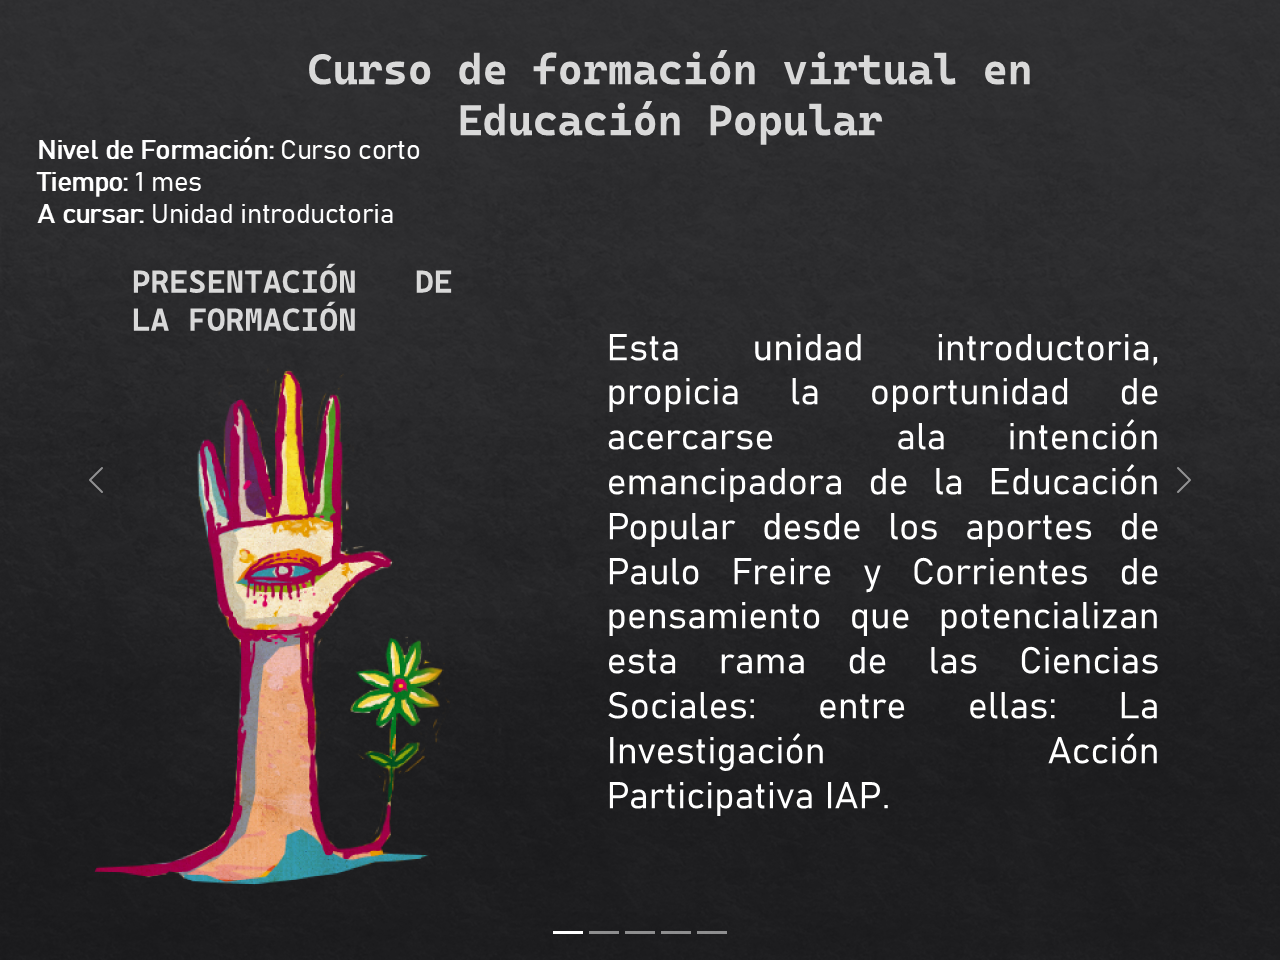
<file: index.html>
<!doctype html>
<html lang="es">
  <head>
    <meta charset="UTF-8" />
    <meta name="viewport" content="width=device-width, initial-scale=1.0" />
    <title>Educación Popular</title>
    <link
      rel="stylesheet"
      href="https://cdn.jsdelivr.net/npm/bootstrap@5.3.3/dist/css/bootstrap.min.css"
      integrity="sha384-QWTKZyjpPEjISv5WaRU9OFeRpok6YctnYmDr5pNlyT2bRjXh0JMhjY6hW+ALEwIH"
      crossorigin="anonymous"
    />
  </head>
  <body>
    <div
      id="carouselExampleIndicators"
      class="carousel slide"
      data-bs-ride="carousel"
    >
      <div class="carousel-indicators">
        <button type="button" data-bs-target="#carouselExampleIndicators" data-bs-slide-to="0" class="active" aria-current="true" aria-label="Slide 1"></button>
        <button type="button" data-bs-target="#carouselExampleIndicators" data-bs-slide-to="1" aria-label="Slide 2"></button>
        <button type="button" data-bs-target="#carouselExampleIndicators" data-bs-slide-to="2" aria-label="Slide 3"></button>
        <button type="button" data-bs-target="#carouselExampleIndicators" data-bs-slide-to="3" aria-label="Slide 4"></button>
        <button type="button" data-bs-target="#carouselExampleIndicators" data-bs-slide-to="4" aria-label="Slide 5"></button>
      </div>

      <div class="carousel-inner">
        <div class="carousel-item active">
          <img src="Diapositiva1.PNG" class="d-block w-100" alt="Primera" />
        </div>
        <div class="carousel-item">
          <img src="Diapositiva2.PNG" class="d-block w-100" alt="Segunda" />
        </div>
        <div class="carousel-item">
          <img src="Diapositiva3.PNG" class="d-block w-100" alt="Tercera" />
        </div>
        <div class="carousel-item">
          <img src="Diapositiva4.PNG" class="d-block w-100" alt="Cuarta" />
        </div>
        <div class="carousel-item">
          <img src="Diapositiva5.PNG" class="d-block w-100" alt="Quinta" />
        </div>
      </div>

      <button class="carousel-control-prev" type="button" data-bs-target="#carouselExampleIndicators" data-bs-slide="prev">
        <span class="carousel-control-prev-icon" aria-hidden="true"></span>
        <span class="visually-hidden">Anterior</span>
      </button>

      <button class="carousel-control-next" type="button" data-bs-target="#carouselExampleIndicators" data-bs-slide="next">
        <span class="carousel-control-next-icon" aria-hidden="true"></span>
        <span class="visually-hidden">Siguiente</span>
      </button>
    </div>

  <script src="https://cdnjs.cloudflare.com/ajax/libs/bootstrap/5.3.3/js/bootstrap.bundle.min.js"></script>
  </body>
</html>
</file>
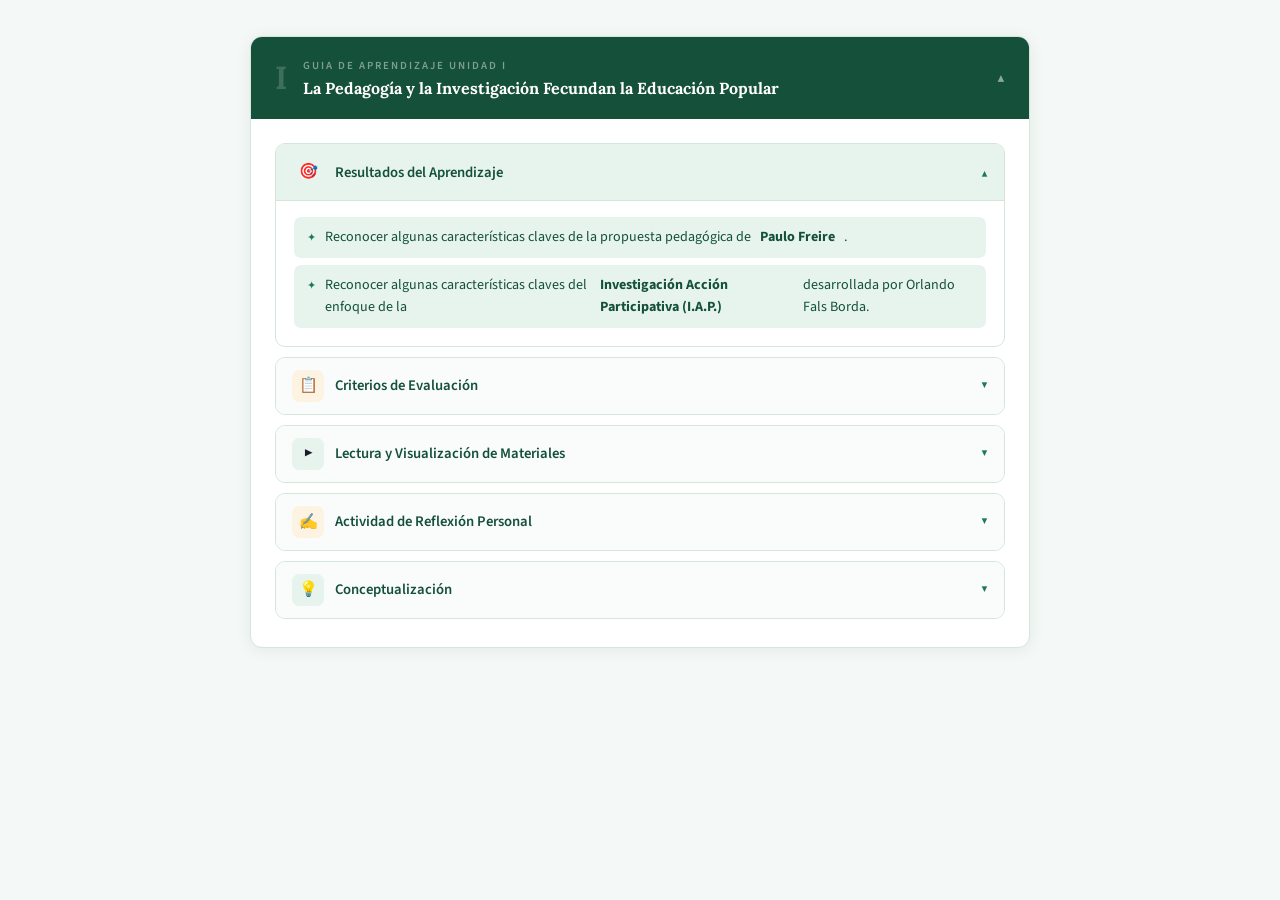
<file: unidadI.html>
<!doctype html>
<html lang="es">
  <head>
    <meta charset="UTF-8" />
    <meta name="viewport" content="width=device-width, initial-scale=1.0" />
    <title>Guía de Aprendizaje unidad 1</title>
    <link rel="stylesheet" href="styles.css" />
  </head>
  <body>
    <main class="pagina">
<!-- ══════════════════════════════════════
       UNIDAD I
  ═══════════════════════════════════════ -->
      <div class="unidad abierta" id="u1">
        <div class="unidad-header" onclick="toggleUnidad('u1')">
          <div class="unidad-num">I</div>
          <div class="unidad-info">
            <span class="label">Guia de aprendizaje unidad I</span>
            <h2>
              La Pedagogía y la Investigación Fecundan la Educación Popular
            </h2>
          </div>
          <span class="unidad-chevron">▼</span>
        </div>

        <div class="unidad-body">
          <div class="unidad-body-inner">
            <!-- Resultados -->
            <div class="bloque abierto">
              <div class="bloque-header" onclick="toggleBloque(this)">
                <div class="bloque-icon bi-v">🎯</div>
                <h3>Resultados del Aprendizaje</h3>
                <span class="bloque-chevron">▼</span>
              </div>
              <div class="bloque-body">
                <div class="bloque-body-inner">
                  <ul class="lista-res">
                    <li>
                      Reconocer algunas características claves de la propuesta
                      pedagógica de <strong>Paulo Freire</strong>.
                    </li>
                    <li>
                      Reconocer algunas características claves del enfoque de la
                      <strong
                        >Investigación Acción Participativa (I.A.P.)</strong
                      >
                      desarrollada por Orlando Fals Borda.
                    </li>
                  </ul>
                </div>
              </div>
            </div>

            <!-- Criterios -->
            <div class="bloque">
              <div class="bloque-header" onclick="toggleBloque(this)">
                <div class="bloque-icon bi-d">📋</div>
                <h3>Criterios de Evaluación</h3>
                <span class="bloque-chevron">▼</span>
              </div>
              <div class="bloque-body">
                <div class="bloque-body-inner">
                  <ul class="lista-cri">
                    <li>
                      Reconocer la propuesta de Freire y/o la propuesta de Fals
                      Borda en experiencias de desarrollo comunitario en las que
                      se haya participado o se conozcan sus desarrollos.
                    </li>
                    <li>
                      Identificar situaciones —conceptos, metodologías o
                      experiencias con la comunidad— que conectan la propuesta
                      de Freire y/o la propuesta de Fals Borda con la
                      experiencia personal en la Estrategia Ciudad Bienestar.
                    </li>
                  </ul>
                </div>
              </div>
            </div>

            <!-- Lectura y visualización -->
            <div class="bloque">
              <div class="bloque-header" onclick="toggleBloque(this)">
                <div class="bloque-icon bi-v">▶️</div>
                <h3>Lectura y Visualización de Materiales</h3>
                <span class="bloque-chevron">▼</span>
              </div>
              <div class="bloque-body">
                <div class="bloque-body-inner">
                  <p>
                    En esta Unidad se presenta una aproximación a los aportes de
                    Paulo Freire y Orlando Fals Borda al campo de la Educación
                    Popular. Consulte los materiales
                    <strong>en el orden indicado</strong>:
                  </p>

                  <ul class="lista-mat">
                    <li class="material-item">
                      <div class="mat-num">1</div>
                      <div>
                        <span class="mat-titulo"
                          >Presentación Paulo Freire
                          <span class="tag tag-ob">Obligatorio</span></span
                        >
                        <p>
                          Video del tallerista con un panorama de Paulo Freire,
                          base para las reflexiones de la actividad de esta
                          Unidad.
                        </p>
                      </div>
                    </li>
                    <li class="material-item">
                      <div class="mat-num">2</div>
                      <div>
                        <span class="mat-titulo"
                          >Paulo Freire y la Pedagogía — Videos</span
                        >
                        <ul class="lista-vid">
                          <li>
                            🎬 <em>Constructor de sueños</em>
                            <span class="tag tag-ob">Obligatorio</span>
                          </li>
                          <li>
                            🎬
                            <em>Última entrevista a Paulo Freire – parte 1</em>
                            <span class="tag tag-op">Opcional</span>
                          </li>
                          <li>
                            🎬
                            <em>Última entrevista a Paulo Freire – parte 2</em>
                            <span class="tag tag-op">Opcional</span>
                          </li>
                        </ul>
                        <div class="preguntas-bloque">
                          <p class="ptit">Durante la visualización, observe:</p>
                          <ul class="lista-preg">
                            <li>
                              El papel de las personas en los procesos
                              educativos.
                            </li>
                            <li>La relación entre educación y realidad.</li>
                            <li>
                              Las formas en que se construye el conocimiento.
                            </li>
                          </ul>
                        </div>
                      </div>
                    </li>
                    <li class="material-item">
                      <div class="mat-num">3</div>
                      <div>
                        <span class="mat-titulo"
                          >Lectura: Educación Popular — CLACSO
                          <span class="tag tag-ob">Obligatorio</span></span
                        >
                        <p>
                          <em
                            >Educación popular: una pedagogía emancipadora
                            latinoamericana.</em
                          >
                          Páginas <strong>9 a 21</strong>.
                        </p>
                        <p>
                          Antes de iniciar, ubíquese en su propia experiencia:
                          cómo ha sido la educación en su vida, en qué espacios
                          ha aprendido con otros y quiénes han tenido la palabra
                          en esos procesos.
                        </p>
                        <div class="preguntas-bloque">
                          <p class="ptit">
                            Preguntas orientadoras para la lectura:
                          </p>
                          <ul class="lista-preg">
                            <li>
                              ¿Cómo se relaciona la educación con los procesos
                              sociales?
                            </li>
                            <li>¿Qué lugar tienen los movimientos sociales?</li>
                            <li>
                              ¿Cómo se entiende el carácter político de la
                              educación?
                            </li>
                            <li>
                              ¿De qué manera se plantea la construcción
                              colectiva del conocimiento?
                            </li>
                          </ul>
                        </div>
                        <p class="nota">
                          Puede subrayar o anotar aquello que le genere
                          preguntas o conexiones. Al finalizar, recoja las ideas
                          que más le resonaron y las tensiones que encuentra
                          frente a las prácticas educativas que conoce.
                        </p>
                      </div>
                    </li>
                    <li class="material-item">
                      <div class="mat-num">4</div>
                      <div>
                        <span class="mat-titulo"
                          >Presentación Orlando Fals Borda
                          <span class="tag tag-ob">Obligatorio</span></span
                        >
                        <p>
                          Video del tallerista con un panorama de Orlando Fals
                          Borda, base para comprender la Investigación Acción
                          Participativa.
                        </p>
                      </div>
                    </li>
                    <li class="material-item">
                      <div class="mat-num">5</div>
                      <div>
                        <span class="mat-titulo"
                          >Orlando Fals Borda y la I.A.P. — Videos</span
                        >
                        <ul class="lista-vid">
                          <li>
                            🎬 <em>Orlando Fals Borda: IAP</em>
                            <span class="tag tag-ob">Obligatorio</span>
                          </li>
                          <li>
                            🎬 <em>Orlando Fals Borda – Sentipensante</em>
                            <span class="tag tag-op">Opcional</span>
                          </li>
                        </ul>
                        <div class="preguntas-bloque">
                          <p class="ptit">Durante la visualización, observe:</p>
                          <ul class="lista-preg">
                            <li>
                              Cómo se construye el conocimiento en relación con
                              la comunidad.
                            </li>
                            <li>La relación entre investigación y acción.</li>
                            <li>El papel de las personas en los procesos.</li>
                          </ul>
                        </div>
                      </div>
                    </li>
                  </ul>
                </div>
              </div>
            </div>

            <!-- Reflexión personal -->
            <div class="bloque">
              <div class="bloque-header" onclick="toggleBloque(this)">
                <div class="bloque-icon bi-d">✍️</div>
                <h3>Actividad de Reflexión Personal</h3>
                <span class="bloque-chevron">▼</span>
              </div>
              <div class="bloque-body">
                <div class="bloque-body-inner">
                  <div class="act-card">
                    <div class="act-meta">
                      <span class="pill pill-v">📝 Texto narrativo</span>
                      <span class="pill pill-g">700 – 800 palabras</span>
                    </div>
                    <p>
                      Elabore un texto narrativo y reflexivo en el que relate
                      una
                      <strong
                        >experiencia de desarrollo comunitario, educativa o
                        social</strong
                      >
                      en la que usted haya participado o que conozca. El texto
                      debe articular la experiencia con los elementos trabajados
                      en la Unidad, no respondiendo preguntas de forma aislada
                      sino tejiendo relato y reflexión.
                    </p>
                  </div>
                  <div class="preguntas-bloque">
                    <p class="ptit">
                      Preguntas orientadoras (no es necesario responderlas
                      todas):
                    </p>
                    <ul class="lista-preg">
                      <li>
                        ¿Cómo se construyó el conocimiento en esa experiencia?
                      </li>
                      <li>¿Qué papel tuvo la comunidad o el colectivo?</li>
                      <li>
                        ¿Quién tomaba las decisiones y cómo se distribuía el
                        poder?
                      </li>
                      <li>
                        ¿Se generaron procesos de reflexión o transformación?
                      </li>
                      <li>
                        ¿Qué relación encuentra entre esta experiencia y el
                        contexto social en que ocurre?
                      </li>
                      <li>
                        ¿Qué elementos de la educación popular reconoce allí?
                      </li>
                    </ul>
                  </div>
                  <p class="nota" style="margin-top: 10px">
                    Se espera que el escrito permita relacionar la experiencia
                    con las ideas de la lectura y los videos, reconociendo
                    conexiones con Paulo Freire y con la I.A.P. de Orlando Fals
                    Borda.
                  </p>
                </div>
              </div>
            </div>

            <!-- Conceptualización -->
            <div class="bloque">
              <div class="bloque-header" onclick="toggleBloque(this)">
                <div class="bloque-icon bi-v">💡</div>
                <h3>Conceptualización</h3>
                <span class="bloque-chevron">▼</span>
              </div>
              <div class="bloque-body">
                <div class="bloque-body-inner">
                  <div class="act-card">
                    <div class="act-meta">
                      <span class="pill pill-d">🔗 Texto de conexión</span>
                    </div>
                    <p>
                      A partir del ejercicio anterior, construya un texto breve
                      en el que relacione su experiencia con la
                      <strong>Estrategia Ciudad Bienestar</strong>.
                    </p>
                  </div>
                  <div class="preguntas-bloque">
                    <p class="ptit">Preguntas orientadoras:</p>
                    <ul class="lista-preg">
                      <li>
                        ¿Qué situaciones —conceptos, metodologías o experiencias
                        con la comunidad— conectan la Estrategia Ciudad
                        Bienestar con la propuesta de Paulo Freire?
                      </li>
                      <li>
                        ¿Qué situaciones conectan la Estrategia Ciudad Bienestar
                        con la I.A.P. planteada por Orlando Fals Borda?
                      </li>
                    </ul>
                  </div>
                  <p class="nota" style="margin-top: 10px">
                    Utilice argumentos que permitan dar cuenta de la importancia
                    de la experiencia Ciudad Bienestar en el campo de la salud,
                    integrando los elementos trabajados en la Unidad.
                  </p>
                </div>
              </div>
            </div>
          </div>
          <!-- /unidad-body-inner -->
        </div>
        <!-- /unidad-body -->
      </div>
      <!-- /unidad I -->
    </main>

    <script>
      /* ── Acordeón nivel 1: Unidades ── */
      function toggleUnidad(id) {
        const el = document.getElementById(id);
        el.classList.toggle("abierta");
      }

      /* ── Acordeón nivel 2: Bloques internos ── */
      function toggleBloque(header) {
        const bloque = header.closest(".bloque");
        bloque.classList.toggle("abierto");
      }
    </script>
  </body>
</html>
</file>
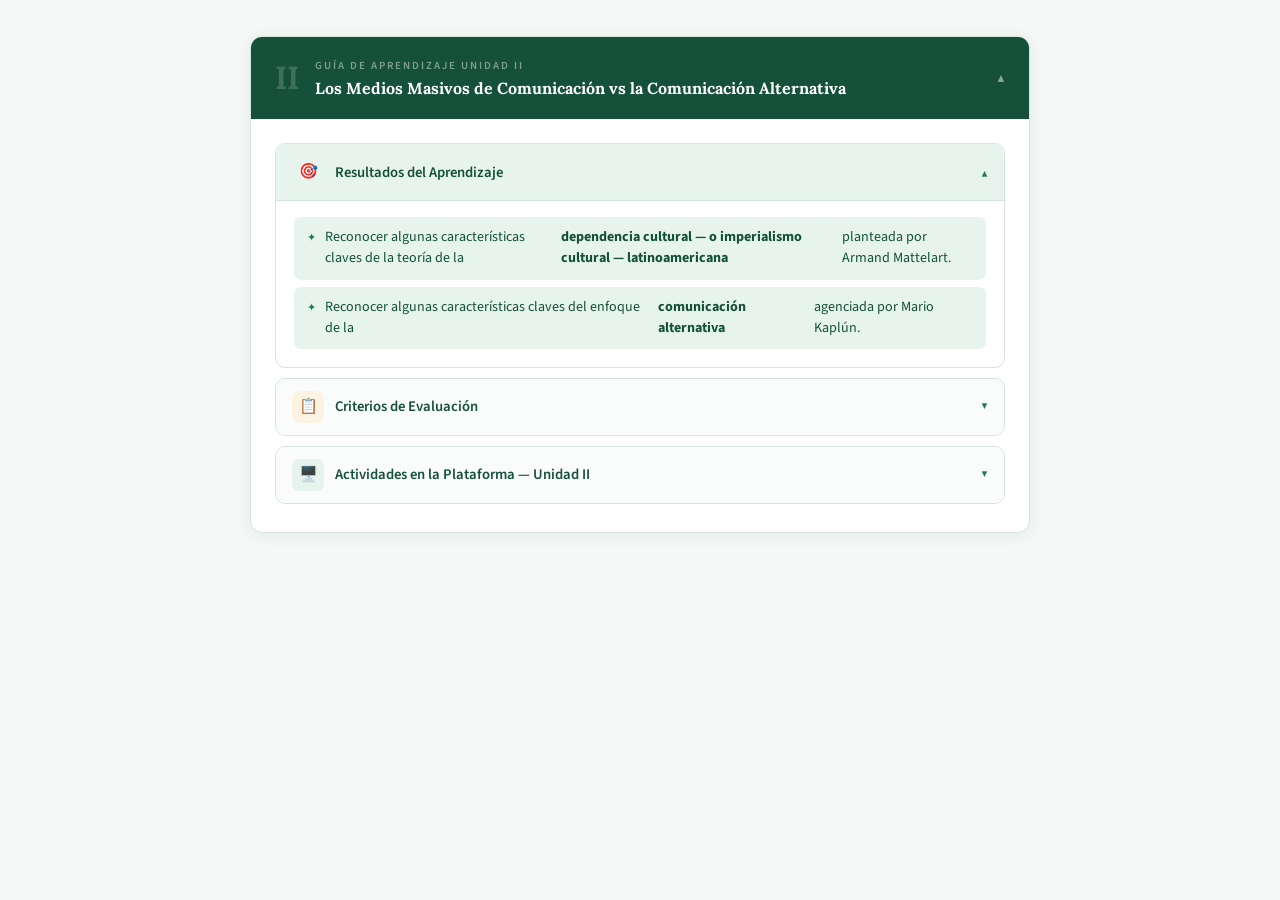
<file: unidadII.html>
<!doctype html>
<html lang="es">
  <head>
    <meta charset="UTF-8" />
    <meta name="viewport" content="width=device-width, initial-scale=1.0" />
    <title>Guía de Aprendizaje unidad 2</title>
    <link rel="stylesheet" href="styles.css" />
  </head>
  <body>
    <main class="pagina">

      <!-- ══════════════════════════════════════
           UNIDAD II
      ═══════════════════════════════════════ -->
      <div class="unidad abierta" id="u2">
        <div class="unidad-header" onclick="toggleUnidad('u2')">
          <div class="unidad-num">II</div>
          <div class="unidad-info">
            <span class="label">Guía de aprendizaje unidad II</span>
            <h2>Los Medios Masivos de Comunicación vs la Comunicación Alternativa</h2>
          </div>
          <span class="unidad-chevron">▼</span>
        </div>

        <div class="unidad-body">
          <div class="unidad-body-inner">

            <!-- Resultados -->
            <div class="bloque abierto">
              <div class="bloque-header" onclick="toggleBloque(this)">
                <div class="bloque-icon bi-v">🎯</div>
                <h3>Resultados del Aprendizaje</h3>
                <span class="bloque-chevron">▼</span>
              </div>
              <div class="bloque-body">
                <div class="bloque-body-inner">
                  <ul class="lista-res">
                    <li>
                      Reconocer algunas características claves de la teoría de
                      la <strong>dependencia cultural — o imperialismo cultural —
                      latinoamericana</strong> planteada por Armand Mattelart.
                    </li>
                    <li>
                      Reconocer algunas características claves del enfoque de la
                      <strong>comunicación alternativa</strong> agenciada por
                      Mario Kaplún.
                    </li>
                  </ul>
                </div>
              </div>
            </div>

            <!-- Criterios -->
            <div class="bloque">
              <div class="bloque-header" onclick="toggleBloque(this)">
                <div class="bloque-icon bi-d">📋</div>
                <h3>Criterios de Evaluación</h3>
                <span class="bloque-chevron">▼</span>
              </div>
              <div class="bloque-body">
                <div class="bloque-body-inner">
                  <ul class="lista-cri">
                    <li>
                      Reconocer la propuesta de Armand Mattelart y/o la
                      propuesta de Mario Kaplún en experiencias de desarrollo
                      comunitario en las que se haya sido partícipe o se
                      conozcan sus desarrollos.
                    </li>
                    <li>
                      Identificar situaciones —conceptos, metodologías o
                      experiencias con la comunidad— que conectan la propuesta
                      de Mattelart y/o la propuesta de Kaplún con la experiencia
                      personal en la Estrategia Ciudad Bienestar.
                    </li>
                  </ul>
                </div>
              </div>
            </div>

            <!-- Actividades en plataforma -->
            <div class="bloque">
              <div class="bloque-header" onclick="toggleBloque(this)">
                <div class="bloque-icon bi-v">🖥️</div>
                <h3>Actividades en la Plataforma — Unidad II</h3>
                <span class="bloque-chevron">▼</span>
              </div>
              <div class="bloque-body">
                <div class="bloque-body-inner">
                  <p>
                    Desarrolle cada una de las actividades estructuradas en la
                    plataforma para la Unidad II:
                  </p>

                  <ul class="lista-mat">
                    <li class="material-item">
                      <div class="mat-num">1</div>
                      <div>
                        <span class="mat-titulo">
                          Guía de aprendizaje
                          <span class="tag tag-ob">Obligatorio</span>
                        </span>
                        <p>
                          Revise la guía de aprendizaje completa antes de
                          iniciar las demás actividades.
                        </p>
                      </div>
                    </li>
                    <li class="material-item">
                      <div class="mat-num">2</div>
                      <div>
                        <span class="mat-titulo">
                          Contenidos visuales y lecturas de apoyo
                          <span class="tag tag-ob">Obligatorio</span>
                        </span>
                        <p>
                          Visualice cada uno de los contenidos visuales y
                          lecturas de apoyo relacionadas con la Unidad.
                        </p>
                      </div>
                    </li>
                    <li class="material-item">
                      <div class="mat-num">3</div>
                      <div>
                        <span class="mat-titulo">
                          Foro
                          <span class="tag tag-ob">Obligatorio</span>
                        </span>
                        <p>
                          Responda el foro según lo estipulado en la guía y en
                          la plataforma.
                        </p>
                      </div>
                    </li>
                    <li class="material-item">
                      <div class="mat-num">4</div>
                      <div>
                        <span class="mat-titulo">
                          Actividad interactiva — Mosaico relacional
                          <span class="tag tag-ob">Obligatorio</span>
                        </span>
                        <p>
                          Relacione cada imagen con su respectiva descripción.
                          Al finalizar, <strong>tome un pantallazo del resultado
                          final</strong> para adjuntarlo en la entrega.
                        </p>
                      </div>
                    </li>
                    <li class="material-item">
                      <div class="mat-num">5</div>
                      <div>
                        <span class="mat-titulo">
                          Entrega: Reflexión personal y conceptualización
                          <span class="tag tag-ob">Obligatorio</span>
                        </span>
                        <div class="act-card" style="margin-top: 8px">
                          <div class="act-meta">
                            <span class="pill pill-v">📄 Word o PDF</span>
                            <span class="pill pill-g">+ pantallazo adjunto</span>
                          </div>
                          <p>
                            Cargue en la plataforma la tarea en formato Word o
                            PDF, según lo estipulado en la guía. En el mismo
                            archivo, pegue el pantallazo de la actividad
                            interactiva desarrollada.
                          </p>
                        </div>
                      </div>
                    </li>
                  </ul>

                </div>
              </div>
            </div>

          </div><!-- /unidad-body-inner -->
        </div><!-- /unidad-body -->
      </div><!-- /unidad II -->

    </main>

    <script>
      /* ── Acordeón nivel 1: Unidades ── */
      function toggleUnidad(id) {
        const el = document.getElementById(id);
        el.classList.toggle("abierta");
      }

      /* ── Acordeón nivel 2: Bloques internos ── */
      function toggleBloque(header) {
        const bloque = header.closest(".bloque");
        bloque.classList.toggle("abierto");
      }
    </script>
  </body>
</html>
</file>
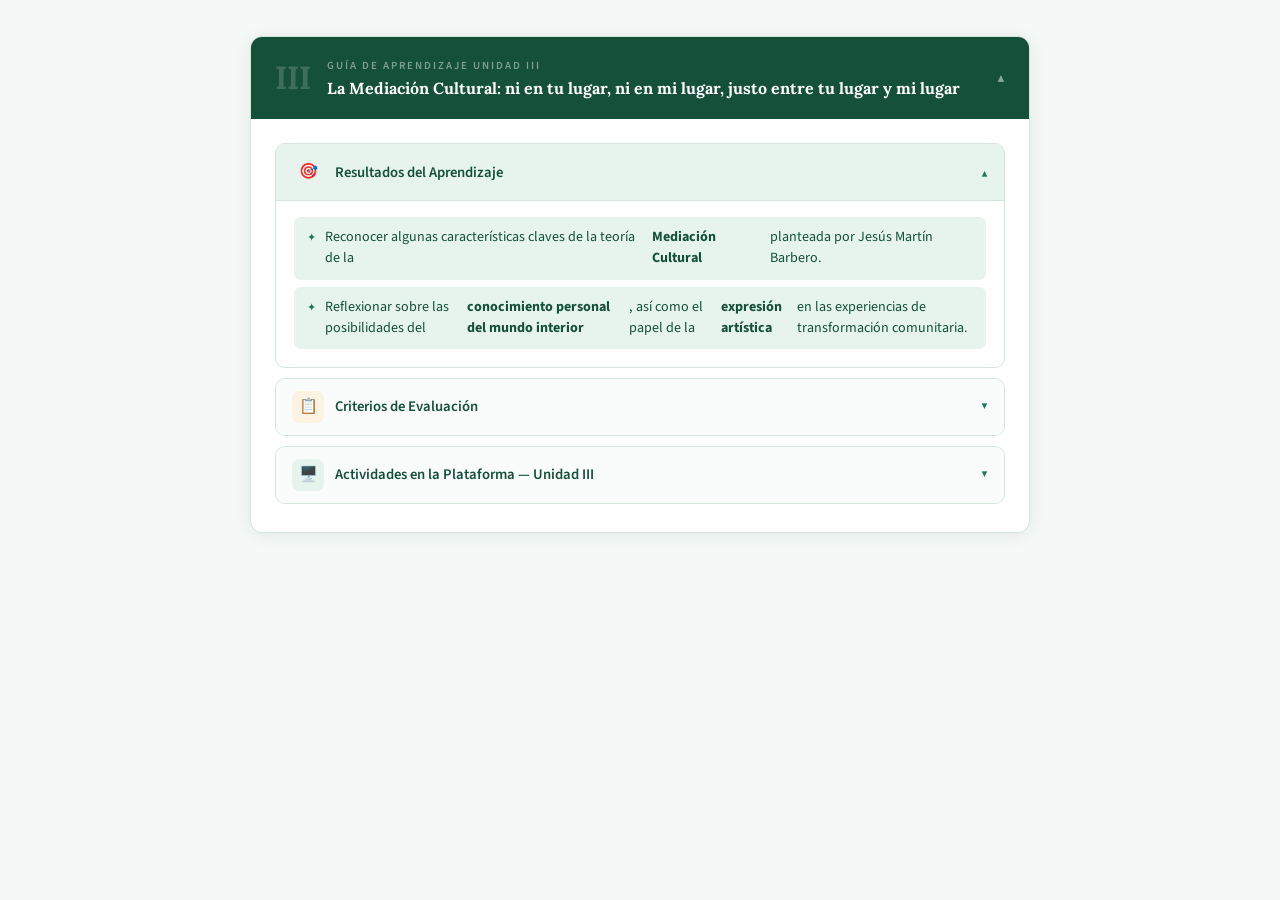
<file: unidadIII.html>
<!doctype html>
<html lang="es">
  <head>
    <meta charset="UTF-8" />
    <meta name="viewport" content="width=device-width, initial-scale=1.0" />
    <title>Guía de Aprendizaje unidad 3</title>
    <link rel="stylesheet" href="styles.css" />
  </head>
  <body>
    <main class="pagina">

      <!-- ══════════════════════════════════════
           UNIDAD III
      ═══════════════════════════════════════ -->
      <div class="unidad abierta" id="u3">
        <div class="unidad-header" onclick="toggleUnidad('u3')">
          <div class="unidad-num">III</div>
          <div class="unidad-info">
            <span class="label">Guía de aprendizaje unidad III</span>
            <h2>La Mediación Cultural: ni en tu lugar, ni en mi lugar, justo entre tu lugar y mi lugar</h2>
          </div>
          <span class="unidad-chevron">▼</span>
        </div>

        <div class="unidad-body">
          <div class="unidad-body-inner">

            <!-- Resultados -->
            <div class="bloque abierto">
              <div class="bloque-header" onclick="toggleBloque(this)">
                <div class="bloque-icon bi-v">🎯</div>
                <h3>Resultados del Aprendizaje</h3>
                <span class="bloque-chevron">▼</span>
              </div>
              <div class="bloque-body">
                <div class="bloque-body-inner">
                  <ul class="lista-res">
                    <li>
                      Reconocer algunas características claves de la teoría de
                      la <strong>Mediación Cultural</strong> planteada por
                      Jesús Martín Barbero.
                    </li>
                    <li>
                      Reflexionar sobre las posibilidades del
                      <strong>conocimiento personal del mundo interior</strong>,
                      así como el papel de la
                      <strong>expresión artística</strong> en las experiencias
                      de transformación comunitaria.
                    </li>
                  </ul>
                </div>
              </div>
            </div>

            <!-- Criterios -->
            <div class="bloque">
              <div class="bloque-header" onclick="toggleBloque(this)">
                <div class="bloque-icon bi-d">📋</div>
                <h3>Criterios de Evaluación</h3>
                <span class="bloque-chevron">▼</span>
              </div>
              <div class="bloque-body">
                <div class="bloque-body-inner">
                  <ul class="lista-cri">
                    <li>
                      Reconocer la propuesta de Jesús Martín Barbero en
                      experiencias de desarrollo comunitario en las que se haya
                      sido partícipe o se conozcan sus desarrollos.
                    </li>
                    <li>
                      Identificar situaciones —conceptos, metodologías o
                      experiencias con la comunidad— que conectan la propuesta
                      de <strong>mediación cultural</strong> de Jesús Martín
                      Barbero y/o las posibilidades de procesos de
                      interiorización personal y/o expresión artística con la
                      experiencia personal en la Estrategia Ciudad Bienestar.
                    </li>
                  </ul>
                </div>
              </div>
            </div>

            <!-- Actividades en plataforma -->
            <div class="bloque">
              <div class="bloque-header" onclick="toggleBloque(this)">
                <div class="bloque-icon bi-v">🖥️</div>
                <h3>Actividades en la Plataforma — Unidad III</h3>
                <span class="bloque-chevron">▼</span>
              </div>
              <div class="bloque-body">
                <div class="bloque-body-inner">
                  <p>
                    Desarrolle cada una de las actividades estructuradas en la
                    plataforma para la Unidad III:
                  </p>

                  <ul class="lista-mat">
                    <li class="material-item">
                      <div class="mat-num">1</div>
                      <div>
                        <span class="mat-titulo">
                          Guía de aprendizaje
                          <span class="tag tag-ob">Obligatorio</span>
                        </span>
                        <p>
                          Revise la guía de aprendizaje completa antes de
                          iniciar las demás actividades.
                        </p>
                      </div>
                    </li>
                    <li class="material-item">
                      <div class="mat-num">2</div>
                      <div>
                        <span class="mat-titulo">
                          Contenidos visuales y lecturas de apoyo
                          <span class="tag tag-ob">Obligatorio</span>
                        </span>
                        <p>
                          Visualice cada uno de los contenidos visuales y
                          lecturas de apoyo relacionadas con la Unidad.
                        </p>
                      </div>
                    </li>
                    <li class="material-item">
                      <div class="mat-num">3</div>
                      <div>
                        <span class="mat-titulo">
                          Foro
                          <span class="tag tag-ob">Obligatorio</span>
                        </span>
                        <p>
                          Responda el foro según lo estipulado en la guía y en
                          la plataforma.
                        </p>
                      </div>
                    </li>
                    <li class="material-item">
                      <div class="mat-num">4</div>
                      <div>
                        <span class="mat-titulo">
                          Actividad interactiva — Sopa de letras
                          <span class="tag tag-ob">Obligatorio</span>
                        </span>
                        <p>
                          Desarrolle la actividad interactiva de sopa de letras
                          y <strong>tome un pantallazo del resultado final</strong>
                          para adjuntarlo en la entrega.
                        </p>
                      </div>
                    </li>
                    <li class="material-item">
                      <div class="mat-num">5</div>
                      <div>
                        <span class="mat-titulo">
                          Entrega: Reflexión personal y conceptualización
                          <span class="tag tag-ob">Obligatorio</span>
                        </span>
                        <div class="act-card" style="margin-top: 8px">
                          <div class="act-meta">
                            <span class="pill pill-v">📄 Word o PDF</span>
                            <span class="pill pill-g">+ pantallazo adjunto</span>
                          </div>
                          <p>
                            Cargue en la plataforma la tarea en formato Word o
                            PDF, según lo estipulado en la guía. En el mismo
                            archivo, pegue el pantallazo de la actividad
                            interactiva desarrollada.
                          </p>
                        </div>
                      </div>
                    </li>
                  </ul>

                </div>
              </div>
            </div>

          </div><!-- /unidad-body-inner -->
        </div><!-- /unidad-body -->
      </div><!-- /unidad III -->

    </main>

    <script>
      /* ── Acordeón nivel 1: Unidades ── */
      function toggleUnidad(id) {
        const el = document.getElementById(id);
        el.classList.toggle("abierta");
      }

      /* ── Acordeón nivel 2: Bloques internos ── */
      function toggleBloque(header) {
        const bloque = header.closest(".bloque");
        bloque.classList.toggle("abierto");
      }
    </script>
  </body>
</html>
</file>
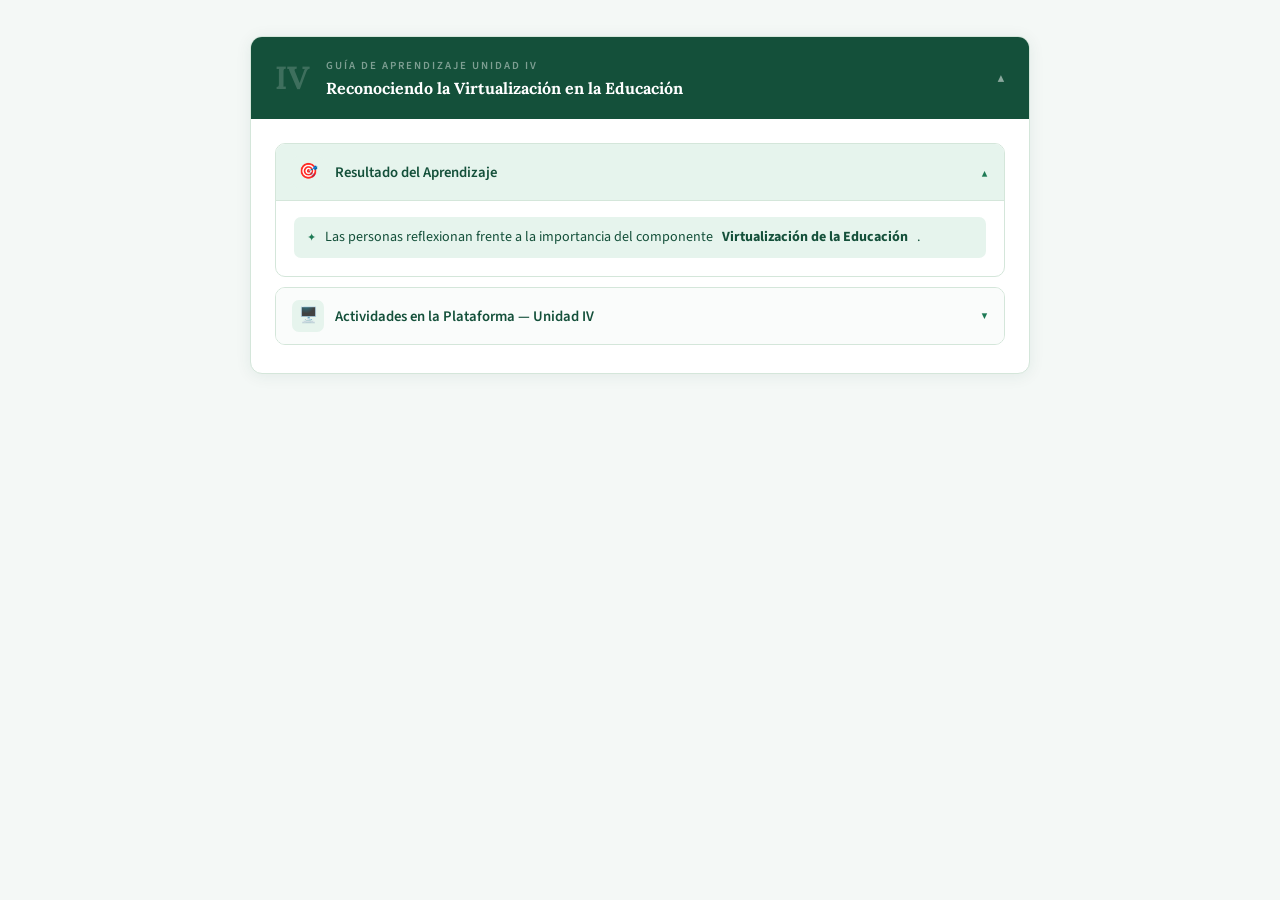
<file: unidadIV.html>
<!doctype html>
<html lang="es">
  <head>
    <meta charset="UTF-8" />
    <meta name="viewport" content="width=device-width, initial-scale=1.0" />
    <title>Guía de Aprendizaje unidad 4</title>
    <link rel="stylesheet" href="styles.css" />
  </head>
  <body>
    <main class="pagina">

      <!-- ══════════════════════════════════════
           UNIDAD IV
      ═══════════════════════════════════════ -->
      <div class="unidad abierta" id="u4">
        <div class="unidad-header" onclick="toggleUnidad('u4')">
          <div class="unidad-num">IV</div>
          <div class="unidad-info">
            <span class="label">Guía de aprendizaje unidad IV</span>
            <h2>Reconociendo la Virtualización en la Educación</h2>
          </div>
          <span class="unidad-chevron">▼</span>
        </div>

        <div class="unidad-body">
          <div class="unidad-body-inner">

            <!-- Resultados -->
            <div class="bloque abierto">
              <div class="bloque-header" onclick="toggleBloque(this)">
                <div class="bloque-icon bi-v">🎯</div>
                <h3>Resultado del Aprendizaje</h3>
                <span class="bloque-chevron">▼</span>
              </div>
              <div class="bloque-body">
                <div class="bloque-body-inner">
                  <ul class="lista-res">
                    <li>
                      Las personas reflexionan frente a la importancia del
                      componente <strong>Virtualización de la Educación</strong>.
                    </li>
                  </ul>
                </div>
              </div>
            </div>

            <!-- Actividades -->
            <div class="bloque">
              <div class="bloque-header" onclick="toggleBloque(this)">
                <div class="bloque-icon bi-v">🖥️</div>
                <h3>Actividades en la Plataforma — Unidad IV</h3>
                <span class="bloque-chevron">▼</span>
              </div>
              <div class="bloque-body">
                <div class="bloque-body-inner">
                  <ul class="lista-mat">

                    <li class="material-item">
                      <div class="mat-num">1</div>
                      <div>
                        <span class="mat-titulo">
                          Video de la unidad
                          <span class="tag tag-ob">Obligatorio</span>
                        </span>
                        <p>
                          Revise el video de la presente unidad en la plataforma,
                          a modo de apoyo formativo reflexivo en torno a la
                          virtualidad y su relación con la educación.
                        </p>
                        <!-- Video embebido -->
                        <div style="margin-top:12px; border-radius:10px; overflow:hidden; aspect-ratio:16/9; max-width:560px;">
                          <iframe
                            width="100%" height="100%"
                            src="https://www.youtube.com/embed/qqxvAMTHkXY"
                            frameborder="0"
                            allow="accelerometer; autoplay; encrypted-media; gyroscope; picture-in-picture"
                            allowfullscreen
                            style="display:block;">
                          </iframe>
                        </div>
                      </div>
                    </li>

                    <li class="material-item">
                      <div class="mat-num">2</div>
                      <div>
                        <span class="mat-titulo">
                          Actividad interactiva — Completar palabras (Educaplay)
                          <span class="tag tag-ob">Obligatorio</span>
                        </span>
                        <p>
                          Desarrolle la actividad interactiva denominada
                          <strong>"completar palabras"</strong>, compuesta por
                          un texto corto sobre la importancia de la
                          virtualización en la educación.
                        </p>
                        <div class="preguntas-bloque">
                          <p class="ptit">Al finalizar:</p>
                          <ul class="lista-preg">
                            <li>Tome un pantallazo del resultado final.</li>
                            <li>Guárdelo en su equipo para adjuntarlo en la entrega.</li>
                          </ul>
                        </div>
                      </div>
                    </li>

                    <li class="material-item">
                      <div class="mat-num">3</div>
                      <div>
                        <span class="mat-titulo">
                          Narrativa escrita — Cierre del proceso formativo
                          <span class="tag tag-ob">Obligatorio</span>
                        </span>
                        <div class="act-card" style="margin-top:8px;">
                          <div class="act-meta">
                            <span class="pill pill-v">📝 Narrativa</span>
                            <span class="pill pill-g">Máximo 1 página</span>
                            <span class="pill pill-d">📄 Word o PDF</span>
                          </div>
                          <p>
                            Genere una narrativa o texto escrito sobre su
                            experiencia en la formación en torno a la Educación
                            Popular, mencionando aspectos relacionados con la
                            Educación Virtual.
                          </p>
                        </div>
                        <div class="preguntas-bloque" style="margin-top:10px;">
                          <p class="ptit">Pregunta orientadora:</p>
                          <ul class="lista-preg">
                            <li>
                              ¿Hasta dónde cree usted que nos pueda llevar la
                              virtualidad en términos educativos, sociales,
                              culturales, económicos y políticos?
                            </li>
                          </ul>
                        </div>
                        <p class="nota" style="margin-top:10px;">
                          Posterior al texto, pegue el pantallazo de la
                          actividad interactiva de Educaplay y cargue el
                          documento completo en la plataforma como evidencia
                          de la Unidad IV.
                        </p>
                      </div>
                    </li>

                    <li class="material-item">
                      <div class="mat-num">4</div>
                      <div>
                        <span class="mat-titulo">
                          Test de conocimiento — Retroalimentación final
                          <span class="tag tag-ob">Obligatorio</span>
                        </span>
                        <p>
                          Desarrolle el test de conocimiento planteado en esta
                          unidad como herramienta final del proceso de
                          retroalimentación.
                        </p>
                        <div class="preguntas-bloque">
                          <p class="ptit">Importante:</p>
                          <ul class="lista-preg">
                            <li>
                              Tiene <strong>dos oportunidades</strong> para
                              desarrollar el test, con el fin de repensar sus
                              respuestas en caso de que alguna no haya sido
                              correcta.
                            </li>
                          </ul>
                        </div>
                      </div>
                    </li>

                    <li class="material-item">
                      <div class="mat-num">5</div>
                      <div>
                        <span class="mat-titulo">
                          Encuesta de Satisfacción Virtual
                          <span class="tag tag-ob">Obligatorio</span>
                        </span>
                        <p>
                          Como <strong>última actividad</strong> de esta
                          formación, desarrolle el instrumento denominado
                          Encuesta de Satisfacción Virtual disponible en la
                          plataforma.
                        </p>
                      </div>
                    </li>

                  </ul>
                </div>
              </div>
            </div>

          </div><!-- /unidad-body-inner -->
        </div><!-- /unidad-body -->
      </div><!-- /unidad IV -->

    </main>

    <script>
      /* ── Acordeón nivel 1: Unidades ── */
      function toggleUnidad(id) {
        const el = document.getElementById(id);
        el.classList.toggle("abierta");
      }

      /* ── Acordeón nivel 2: Bloques internos ── */
      function toggleBloque(header) {
        const bloque = header.closest(".bloque");
        bloque.classList.toggle("abierto");
      }
    </script>
  </body>
</html>
</file>
<file: styles.css>
@import url('https://fonts.googleapis.com/css2?family=Lora:ital,wght@0,600;0,700;1,400&family=Source+Sans+3:wght@300;400;500;600&display=swap');

/* ── VARIABLES ─────────────────────────────────── */
:root {
  --verde-oscuro:  #14503a;
  --verde:         #1e7a55;
  --verde-medio:   #2d9e6e;
  --verde-suave:   #e6f4ed;
  --verde-tenue:   #f2f9f5;
  --dorado:        #c9903a;
  --dorado-suave:  #fdf3e3;
  --texto:         #1c1c28;
  --texto-suave:   #4a5568;
  --borde:         #d4e6da;
  --blanco:        #ffffff;
  --fondo:         #f4f8f6;
  --radio:         12px;
  --sombra:        0 2px 16px rgba(20,80,58,.08);
  --sidebar-w:     260px;
}

/* ── RESET ─────────────────────────────────────── */
*, *::before, *::after { box-sizing: border-box; margin: 0; padding: 0; }
html { scroll-behavior: smooth; }

/* ── CUERPO PRINCIPAL (para la guía) ───────────── */
body:not(.visor-body) {
  font-family: 'Source Sans 3', sans-serif;
  font-size: 16px;
  line-height: 1.7;
  color: var(--texto);
  background: var(--fondo);
  -webkit-font-smoothing: antialiased;
}

/* ── LAYOUT GUÍA ───────────────────────────────── */
.pagina {
  max-width: 820px;
  margin: 0 auto;
  padding: 36px 20px 80px;
}

/* ── ENCABEZADO ────────────────────────────────── */
.encabezado {
  background: var(--verde-oscuro);
  border-radius: var(--radio);
  padding: 44px 40px 36px;
  text-align: center;
  position: relative;
  overflow: hidden;
  margin-bottom: 28px;
  animation: subir .5s ease both;
}
.encabezado::before {
  content: '';
  position: absolute; inset: 0;
  background:
    radial-gradient(ellipse at 15% 20%, rgba(201,144,58,.18) 0%, transparent 55%),
    radial-gradient(ellipse at 85% 80%, rgba(45,158,110,.18) 0%, transparent 55%);
  pointer-events: none;
}
.encabezado .sello {
  display: inline-flex; align-items: center; justify-content: center;
  width: 60px; height: 60px;
  background: linear-gradient(135deg, var(--dorado), #e8a84a);
  border-radius: 50%;
  font-size: 1.7rem;
  margin-bottom: 16px;
  box-shadow: 0 4px 20px rgba(201,144,58,.45);
  position: relative;
}
.encabezado .kicker {
  font-size: .7rem; font-weight: 600;
  letter-spacing: 2.5px; text-transform: uppercase;
  color: rgba(255,255,255,.5);
  margin-bottom: 8px; position: relative;
}
.encabezado h1 {
  font-family: 'Lora', serif;
  font-size: clamp(1.3rem, 3.5vw, 1.9rem);
  font-weight: 700; color: var(--blanco);
  line-height: 1.25; position: relative;
}
.encabezado h2 {
  font-family: 'Lora', serif;
  font-size: clamp(.9rem, 2vw, 1.1rem);
  font-weight: 400; font-style: italic;
  color: rgba(255,255,255,.65);
  margin-top: 6px; position: relative;
}

/* ── TARJETA DE UNIDAD (acordeón nivel 1) ──────── */
.unidad {
  background: var(--blanco);
  border-radius: var(--radio);
  box-shadow: var(--sombra);
  border: 1px solid var(--borde);
  margin-bottom: 14px;
  overflow: hidden;
  animation: subir .4s ease both;
}
.unidad:nth-child(2) { animation-delay: .05s; }
.unidad:nth-child(3) { animation-delay: .10s; }
.unidad:nth-child(4) { animation-delay: .15s; }
.unidad:nth-child(5) { animation-delay: .20s; }

.unidad-header {
  display: flex; align-items: center; gap: 16px;
  padding: 20px 24px;
  cursor: pointer; user-select: none;
  background: var(--verde-tenue);
  transition: background .2s;
}
.unidad-header:hover { background: #e2efe8; }
.unidad.abierta .unidad-header { background: var(--verde-oscuro); }

.unidad-num {
  font-family: 'Lora', serif;
  font-size: 2rem; font-weight: 700;
  color: var(--verde); line-height: 1; flex-shrink: 0;
  opacity: .6;
  transition: color .2s, opacity .2s;
}
.unidad.abierta .unidad-num { color: rgba(255,255,255,.3); }

.unidad-info { flex: 1; }
.unidad-info .label {
  font-size: .68rem; font-weight: 600;
  letter-spacing: 2px; text-transform: uppercase;
  color: var(--verde-medio); display: block; margin-bottom: 3px;
  transition: color .2s;
}
.unidad.abierta .unidad-info .label { color: rgba(255,255,255,.45); }
.unidad-info h2 {
  font-family: 'Lora', serif;
  font-size: 1rem; font-weight: 700;
  color: var(--verde-oscuro); line-height: 1.3;
  transition: color .2s;
}
.unidad.abierta .unidad-info h2 { color: var(--blanco); }

.unidad-chevron {
  font-size: .85rem; color: var(--verde); flex-shrink: 0;
  transition: transform .3s ease, color .2s;
}
.unidad.abierta .unidad-chevron { transform: rotate(180deg); color: rgba(255,255,255,.5); }

.unidad-body { max-height: 0; overflow: hidden; transition: max-height .5s cubic-bezier(.4,0,.2,1); }
.unidad.abierta .unidad-body { max-height: 5000px; }
.unidad-body-inner { padding: 24px 24px 28px; display: flex; flex-direction: column; gap: 10px; }

/* ── BLOQUE INTERNO (acordeón nivel 2) ─────────── */
.bloque {
  border: 1px solid var(--borde);
  border-radius: 10px;
  overflow: hidden;
}
.bloque-header {
  display: flex; align-items: center; gap: 11px;
  padding: 12px 16px;
  cursor: pointer; user-select: none;
  background: #fafcfb;
  transition: background .18s;
}
.bloque-header:hover { background: var(--verde-suave); }
.bloque.abierto .bloque-header { background: var(--verde-suave); }
.bloque-icon {
  width: 32px; height: 32px; border-radius: 7px;
  display: flex; align-items: center; justify-content: center;
  font-size: .95rem; flex-shrink: 0;
}
.bi-v { background: var(--verde-suave); }
.bi-d { background: var(--dorado-suave); }
.bloque-header h3 {
  flex: 1;
  font-size: .92rem; font-weight: 600;
  color: var(--verde-oscuro);
}
.bloque-chevron {
  font-size: .72rem; color: var(--verde);
  transition: transform .25s;
}
.bloque.abierto .bloque-chevron { transform: rotate(180deg); }
.bloque-body { max-height: 0; overflow: hidden; transition: max-height .35s cubic-bezier(.4,0,.2,1); }
.bloque.abierto .bloque-body { max-height: 4000px; }
.bloque-body-inner { padding: 16px 18px 18px; border-top: 1px solid var(--borde); }

/* ── TIPOGRAFÍA ────────────────────────────────── */
p {
  color: var(--texto-suave);
  font-size: .91rem;
  margin-bottom: 9px;
  line-height: 1.7;
}
p:last-child { margin-bottom: 0; }

/* ── LISTAS ────────────────────────────────────── */
.lista-res, .lista-cri { list-style: none; display: flex; flex-direction: column; gap: 7px; }
.lista-res li {
  display: flex; align-items: flex-start; gap: 9px;
  padding: 10px 13px; border-radius: 7px;
  background: var(--verde-suave); color: var(--verde-oscuro);
  font-size: .88rem; line-height: 1.5;
}
.lista-res li::before { content: '✦'; color: var(--verde); flex-shrink:0; font-size:.7rem; margin-top:3px; }
.lista-cri li {
  display: flex; align-items: flex-start; gap: 9px;
  padding: 10px 13px;
  background: var(--dorado-suave);
  border-left: 3px solid var(--dorado);
  border-radius: 0 7px 7px 0;
  font-size: .88rem; line-height: 1.5; color: var(--texto);
}
.lista-cri li::before { content: '◆'; color: var(--dorado); flex-shrink:0; font-size:.58rem; margin-top:4px; }

.lista-mat { list-style: none; display: flex; flex-direction: column; }
.material-item {
  display: grid; grid-template-columns: 32px 1fr;
  gap: 11px; align-items: start;
  padding: 13px 0;
  border-bottom: 1px dashed var(--borde);
}
.material-item:last-child { border-bottom: none; padding-bottom: 0; }
.mat-num {
  width: 32px; height: 32px;
  background: var(--verde-oscuro); color: var(--blanco);
  border-radius: 50%;
  display: flex; align-items: center; justify-content: center;
  font-family: 'Lora', serif; font-weight: 700; font-size: .82rem;
  flex-shrink: 0; margin-top: 1px;
}
.mat-titulo {
  display: block; font-size: .75rem; font-weight: 600;
  letter-spacing: .5px; color: var(--verde-oscuro);
  text-transform: uppercase; margin-bottom: 4px;
}
.lista-vid { list-style: none; display: flex; flex-direction: column; gap: 5px; margin-top: 6px; }
.lista-vid li { font-size: .86rem; color: var(--texto-suave); padding: 3px 0; }

.preguntas-bloque {
  background: #f6fcf9; border: 1px solid var(--borde);
  border-radius: 8px; padding: 12px 15px; margin-top: 9px;
}
.preguntas-bloque .ptit {
  font-size: .7rem; font-weight: 600; color: var(--verde);
  text-transform: uppercase; letter-spacing: 1px; margin-bottom: 7px;
}
.lista-preg { list-style: none; display: flex; flex-direction: column; gap: 5px; }
.lista-preg li {
  font-size: .86rem; color: var(--texto-suave);
  padding-left: 15px; position: relative; line-height: 1.5;
}
.lista-preg li::before {
  content: '?'; position: absolute; left: 0;
  color: var(--verde-medio); font-weight: 700; font-size: .78rem;
}

.tag {
  display: inline-block; font-size: .6rem; font-weight: 600;
  letter-spacing: .8px; text-transform: uppercase;
  padding: 2px 7px; border-radius: 20px; margin-left: 5px; vertical-align: middle;
}
.tag-ob { background: var(--verde); color: #fff; }
.tag-op { background: #dde6e2; color: #3d5c4a; }

.act-card {
  background: linear-gradient(135deg, var(--verde-tenue) 0%, var(--dorado-suave) 100%);
  border: 1px solid var(--borde); border-radius: 9px;
  padding: 15px 18px; margin-bottom: 10px;
}
.act-meta { display: flex; gap: 7px; flex-wrap: wrap; margin-bottom: 9px; }
.pill {
  display: inline-flex; align-items: center; gap: 4px;
  padding: 3px 10px; border-radius: 20px;
  font-size: .7rem; font-weight: 600;
}
.pill-v { background: var(--verde); color: #fff; }
.pill-d { background: var(--dorado); color: #fff; }
.pill-g { background: #dde6e2; color: var(--verde-oscuro); }

.nota { font-size: .86rem !important; font-style: italic; color: #6b8a7a !important; }

.footer {
  text-align: center; margin-top: 32px;
  font-size: .78rem; color: #9ab5a5; letter-spacing: .5px;
}

@keyframes subir {
  from { opacity: 0; transform: translateY(14px); }
  to   { opacity: 1; transform: translateY(0); }
}

@media (max-width: 560px) {
  .pagina { padding: 16px 12px 60px; }
  .encabezado { padding: 28px 18px 24px; }
  .unidad-header { padding: 16px 16px; }
  .unidad-body-inner { padding: 16px 14px 20px; }
  .bloque-body-inner { padding: 12px 13px 14px; }
  .material-item { grid-template-columns: 26px 1fr; gap: 8px; }
  .mat-num { width: 26px; height: 26px; font-size: .72rem; }
}

/* ═══════════════════════════════════════════════ */
/* ── ESTILOS PARA EL VISOR PDF ─────────────────── */
/* ═══════════════════════════════════════════════ */

body.visor-body {
  font-family: 'Source Sans 3', sans-serif;
  background: var(--fondo);
  color: var(--texto);
  height: 100vh;
  display: flex;
  flex-direction: column;
  overflow: hidden;
}

/* ── MODAL DE INDICACIONES ── */
.modal-overlay {
  position: fixed;
  inset: 0;
  background: rgba(0, 0, 0, 0.85);
  backdrop-filter: blur(8px);
  display: flex;
  align-items: center;
  justify-content: center;
  z-index: 2000;
  opacity: 0;
  visibility: hidden;
  transition: all 0.3s ease;
}
.modal-overlay.visible {
  opacity: 1;
  visibility: visible;
}
.modal-container {
  background: #fff;
  max-width: 650px;
  width: 90%;
  max-height: 85vh;
  border-radius: 24px;
  overflow: hidden;
  box-shadow: 0 25px 50px -12px rgba(0, 0, 0, 0.5);
  animation: modalEntrada 0.4s ease;
  display: flex;
  flex-direction: column;
}
@keyframes modalEntrada {
  from { opacity: 0; transform: scale(0.95) translateY(-20px); }
  to { opacity: 1; transform: scale(1) translateY(0); }
}
.modal-header {
  background: var(--verde, #14503a);
  padding: 20px 24px;
  text-align: center;
  color: #fff;
  flex-shrink: 0;
}
.modal-icon {
  font-size: 2.5rem;
  margin-bottom: 8px;
}
.modal-header h2 {
  font-family: 'Lora', serif;
  font-size: 1.3rem;
  font-weight: 600;
  margin: 0;
}
.modal-body {
  padding: 20px 24px;
  overflow-y: auto;
  flex: 1;
  line-height: 1.6;
  color: var(--texto, #1c1c28);
  text-align: justify;
}
.modal-body p {
  margin-bottom: 14px;
  font-size: 0.9rem;
}
.modal-section {
  margin: 18px 0;
}
.modal-section:first-of-type { margin-top: 0; }
.modal-section:last-of-type { margin-bottom: 0; }
.modal-section h3 {
  font-family: 'Lora', serif;
  color: var(--verde, #14503a);
  font-size: 1rem;
  margin-bottom: 10px;
}
.modal-section ul {
  margin: 8px 0 8px 20px;
}
.modal-section li {
  margin: 5px 0;
  font-size: 0.88rem;
  text-align: justify;
}
.modal-footer {
  padding: 16px 24px 20px;
  background: #f8faf8;
  display: flex;
  justify-content: center;
  border-top: 1px solid var(--borde, #d4e6da);
  flex-shrink: 0;
}
.btn-iniciar {
  background: var(--dorado, #c9903a);
  color: #fff;
  border: none;
  padding: 12px 36px;
  font-size: 1rem;
  font-weight: 600;
  border-radius: 40px;
  cursor: pointer;
  font-family: 'Source Sans 3', sans-serif;
  transition: all 0.2s ease;
  box-shadow: 0 2px 8px rgba(201, 144, 58, 0.3);
}
.btn-iniciar:hover {
  background: #b07d2c;
  transform: translateY(-2px);
  box-shadow: 0 4px 12px rgba(201, 144, 58, 0.4);
}

/* ── BANNER DESTACADO ── */
.destacado-banner {
  background: var(--dorado);
  color: #fff;
  padding: 8px 18px;
  display: flex;
  align-items: center;
  justify-content: flex-end;
  gap: 16px;
  font-size: 0.85rem;
  flex-shrink: 0;
}
.destacado-banner span:first-child {
  margin-right: auto;
  font-size: 1rem;
}
.btn-destacado {
  background: rgba(255, 255, 255, 0.2);
  border: 1px solid rgba(255, 255, 255, 0.4);
  color: #fff;
  padding: 4px 12px;
  border-radius: 20px;
  cursor: pointer;
  font-size: 0.8rem;
  transition: all 0.2s;
  font-family: 'Source Sans 3', sans-serif;
}
.btn-destacado:hover {
  background: rgba(255, 255, 255, 0.35);
  transform: scale(1.02);
}

/* ── TOPBAR ── */
.topbar {
  height: 56px;
  background: var(--verde);
  display: flex;
  align-items: center;
  gap: 12px;
  padding: 0 18px;
  flex-shrink: 0;
  position: relative;
  z-index: 10;
  box-shadow: 0 2px 12px rgba(0,0,0,.2);
}
.topbar-brand {
  display: flex; 
  align-items: center; 
  gap: 10px;
  margin-right: auto;
}
.topbar-brand .dot {
  width: 30px; 
  height: 30px;
  background: var(--dorado);
  border-radius: 8px;
  display: flex; 
  align-items: center; 
  justify-content: center;
  font-size: 1rem;
  flex-shrink: 0;
}
.topbar-brand span {
  font-family: 'Lora', serif;
  font-size: .95rem;
  font-weight: 700;
  color: #fff;
  white-space: nowrap;
  overflow: hidden;
  text-overflow: ellipsis;
  max-width: 280px;
}
.topbar-nav {
  display: flex; 
  align-items: center; 
  gap: 4px;
}
.btn-icon {
  width: 34px; 
  height: 34px;
  border: none; 
  border-radius: 7px;
  background: rgba(255,255,255,.12);
  color: #fff;
  cursor: pointer;
  font-size: 1rem;
  display: flex; 
  align-items: center; 
  justify-content: center;
  transition: background .18s;
}
.btn-icon:hover { background: rgba(255,255,255,.22); }
.btn-icon:disabled { opacity: .35; cursor: not-allowed; }
.page-input-wrap {
  display: flex; 
  align-items: center; 
  gap: 6px;
  background: rgba(255,255,255,.12);
  border-radius: 7px;
  padding: 0 10px;
  height: 34px;
}
.page-input-wrap input {
  width: 45px;
  background: none; 
  border: none; 
  outline: none;
  color: #fff; 
  font-family: 'Source Sans 3', sans-serif;
  font-size: .88rem; 
  text-align: center;
}
.page-input-wrap span {
  font-size: .82rem; 
  color: rgba(255,255,255,.6);
}
.zoom-wrap {
  display: flex; 
  align-items: center; 
  gap: 4px;
  margin-left: 4px;
}
.zoom-label {
  font-size: .8rem; 
  color: rgba(255,255,255,.7);
  min-width: 45px; 
  text-align: center;
}
.btn-sidebar {
  margin-left: 8px;
}

/* ── LAYOUT PRINCIPAL VISOR ── */
.main {
  display: flex;
  flex: 1;
  overflow: hidden;
}
.sidebar {
  width: var(--sidebar-w);
  background: #fff;
  border-right: 1px solid var(--borde);
  display: flex;
  flex-direction: column;
  flex-shrink: 0;
  transition: width .3s ease;
  overflow-x: hidden;
}
.sidebar.oculto {
  width: 0;
  min-width: 0;
  border: none;
}
.sidebar-header {
  padding: 14px 16px 10px;
  border-bottom: 1px solid var(--borde);
  flex-shrink: 0;
}
.sidebar-header h3 {
  font-family: 'Lora', serif;
  font-size: .88rem;
  color: var(--verde);
}
.sidebar-search {
  margin-top: 8px;
  display: flex; 
  align-items: center;
  background: var(--fondo);
  border: 1px solid var(--borde);
  border-radius: 7px;
  padding: 0 10px;
  gap: 6px;
}
.sidebar-search input {
  border: none; 
  background: none; 
  outline: none;
  font-family: 'Source Sans 3', sans-serif;
  font-size: .82rem; 
  color: var(--texto);
  padding: 7px 0; 
  flex: 1;
}
.sidebar-search span { 
  color: var(--gris); 
  font-size: .85rem; 
}
.thumbnails {
  flex: 1;
  overflow-y: auto;
  padding: 10px 8px;
  display: flex;
  flex-direction: column;
  gap: 8px;
}
.thumbnails::-webkit-scrollbar { width: 4px; }
.thumbnails::-webkit-scrollbar-thumb { background: var(--borde); border-radius: 4px; }
.thumb-item {
  display: flex; 
  align-items: center; 
  gap: 8px;
  padding: 6px 8px;
  border-radius: 8px;
  cursor: pointer;
  transition: background .15s;
  border: 1.5px solid transparent;
}
.thumb-item:hover { background: var(--verde-suave); }
.thumb-item.activo {
  background: var(--verde-suave);
  border-color: var(--verde-medio);
}
.thumb-canvas {
  width: 52px;
  flex-shrink: 0;
  border-radius: 4px;
  border: 1px solid var(--borde);
  overflow: hidden;
  background: #fff;
}
.thumb-canvas canvas { display: block; width: 100%; }
.thumb-num {
  font-size: .78rem;
  color: var(--gris);
  font-weight: 500;
}

/* ── VISOR PRINCIPAL ── */
.viewer {
  flex: 1;
  overflow-y: auto;
  display: flex;
  flex-direction: column;
  align-items: center;
  padding: 24px 20px 40px;
  gap: 16px;
  background: #e8eeeb;
}
.viewer::-webkit-scrollbar { width: 6px; }
.viewer::-webkit-scrollbar-thumb { background: #b8d0c4; border-radius: 6px; }
.page-wrap {
  position: relative;
  background: #fff;
  border-radius: 6px;
  box-shadow: 0 4px 24px rgba(0,0,0,.12);
  transition: box-shadow .2s;
}
.page-wrap.activo-visible {
  box-shadow: 0 0 0 3px var(--verde-medio), 0 8px 32px rgba(0,0,0,.18);
}
.page-wrap canvas { display: block; border-radius: 4px; }
.page-label {
  position: absolute;
  bottom: 8px; 
  right: 10px;
  font-size: .7rem;
  background: rgba(0,0,0,.35);
  color: #fff;
  padding: 2px 7px;
  border-radius: 10px;
  pointer-events: none;
}

/* ── LOADING ── */
.loading-screen {
  position: fixed; 
  inset: 0;
  background: var(--verde);
  display: flex; 
  flex-direction: column;
  align-items: center; 
  justify-content: center;
  gap: 20px;
  z-index: 999;
  transition: opacity .5s ease;
}
.loading-screen.oculto { opacity: 0; pointer-events: none; }
.loading-logo {
  width: 64px; height: 64px;
  background: var(--dorado);
  border-radius: 16px;
  display: flex; align-items: center; justify-content: center;
  font-size: 2rem;
  box-shadow: 0 6px 24px rgba(201,144,58,.5);
}
.loading-screen h2 {
  font-family: 'Lora', serif;
  color: #fff; font-size: 1.2rem;
}
.loading-bar-wrap {
  width: 220px; height: 4px;
  background: rgba(255,255,255,.2);
  border-radius: 4px; overflow: hidden;
}
.loading-bar {
  height: 100%;
  background: var(--dorado);
  border-radius: 4px;
  width: 0%;
  transition: width .3s ease;
}
.loading-pct {
  font-size: .82rem;
  color: rgba(255,255,255,.6);
}

/* ── ERROR ── */
.error-box {
  display: none;
  flex-direction: column; 
  align-items: center;
  gap: 12px; 
  padding: 40px;
  text-align: center;
}
.error-box.visible { display: flex; }
.error-box h3 { font-family: 'Lora', serif; color: var(--verde); }
.error-box p { font-size: .9rem; color: var(--gris); max-width: 360px; }

@keyframes fadeInOut {
  0% { opacity: 0; transform: translateY(20px); }
  15% { opacity: 1; transform: translateY(0); }
  85% { opacity: 1; transform: translateY(0); }
  100% { opacity: 0; transform: translateY(20px); }
}

/* ── RESPONSIVE ── */
@media (max-width: 640px) {
  .sidebar.oculto { display: none; }
  .sidebar:not(.oculto) { 
    width: 100%; 
    position: fixed; 
    z-index: 20; 
    height: 100%; 
  }
  .topbar-brand span { max-width: 140px; font-size: 0.8rem; }
  .destacado-banner { font-size: 0.7rem; gap: 8px; flex-wrap: wrap; }
  .btn-destacado { padding: 2px 8px; font-size: 0.7rem; }
  .modal-container { width: 95%; max-height: 90vh; }
  .modal-body { padding: 20px; }
}
</file>
